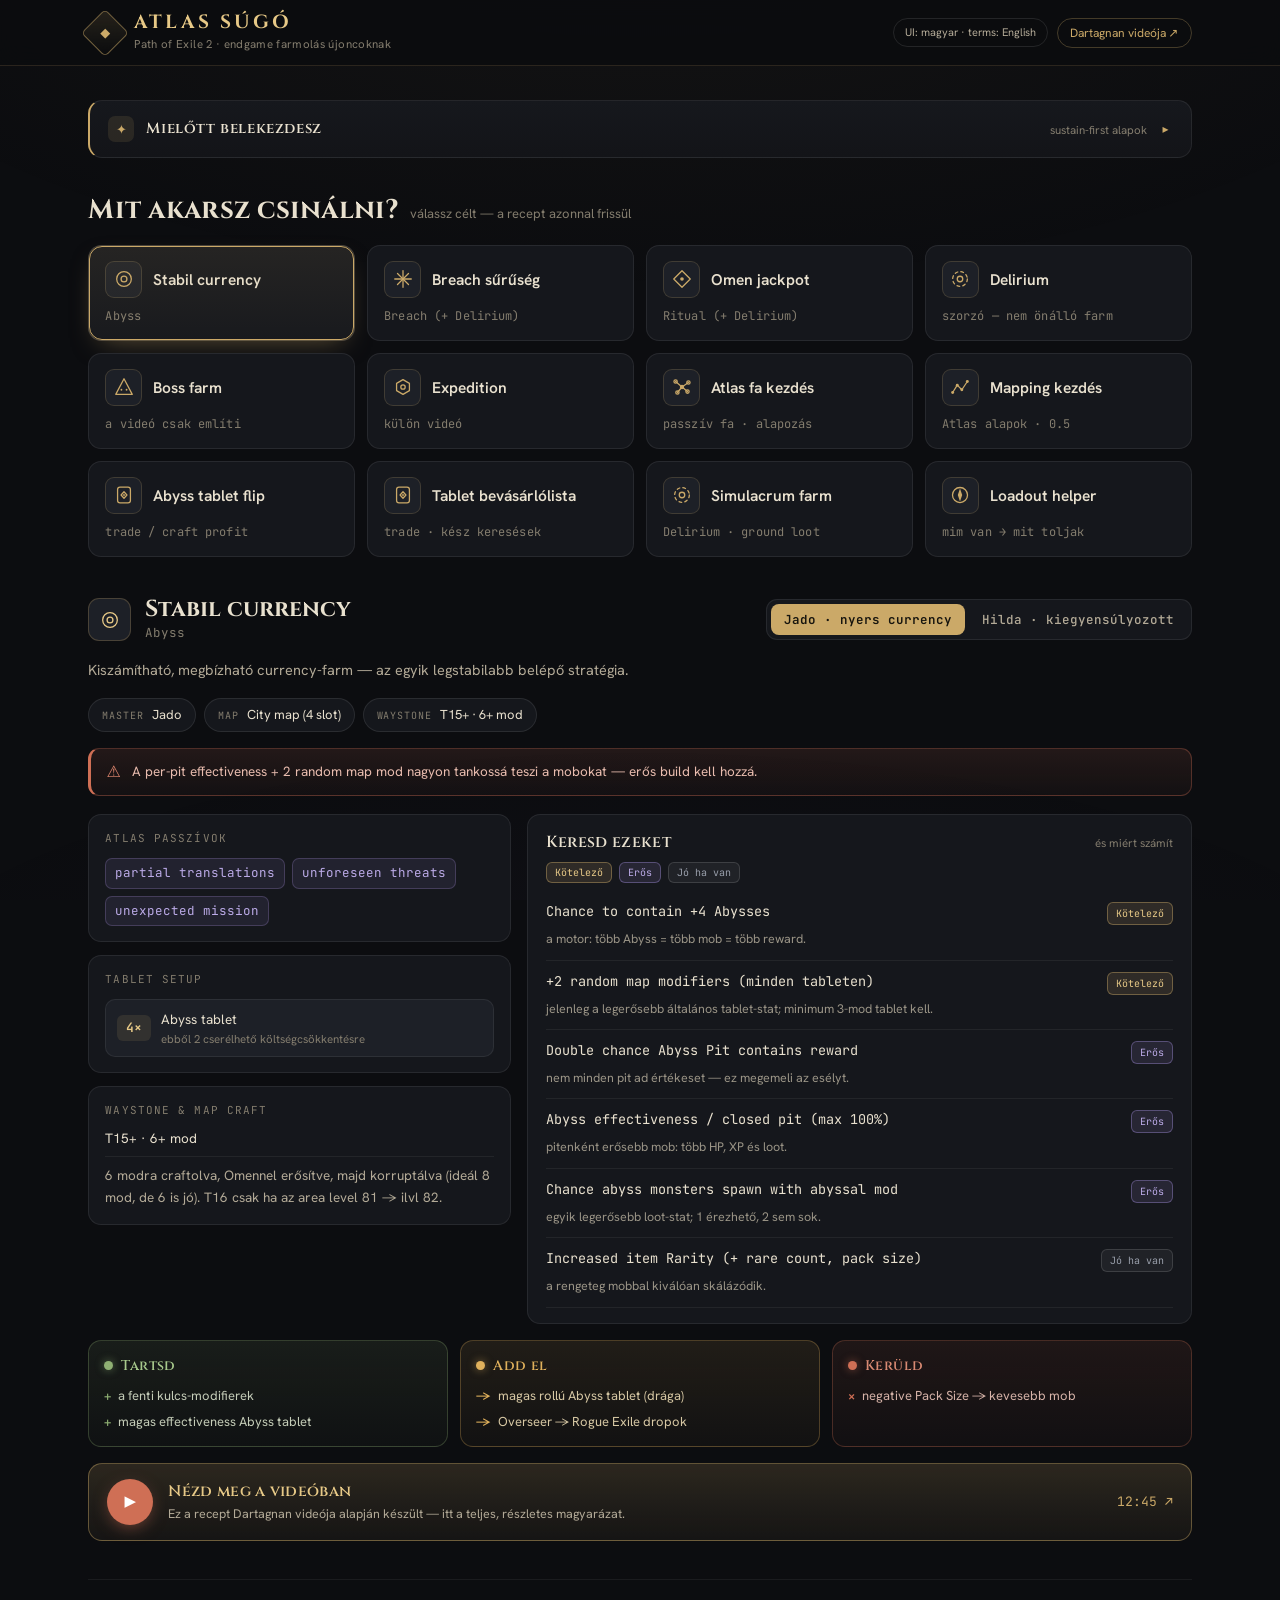
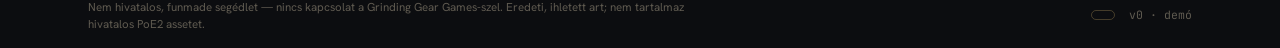
<file: index.html>
<!DOCTYPE html>
<html lang="hu">
<head>
  <meta charset="utf-8">
  <meta name="viewport" content="width=device-width, initial-scale=1">
  <title>Atlas Súgó — Path of Exile 2</title>
  <meta name="description" content="Path of Exile 2 endgame Atlas farmolás súgó újoncoknak, magyarul: célok, mapok, statok, tabletek, craft — egy helyen.">

  <link rel="preconnect" href="https://fonts.googleapis.com">
  <link rel="preconnect" href="https://fonts.gstatic.com" crossorigin>
  <link href="https://fonts.googleapis.com/css2?family=Cinzel:wght@600;700&family=Hanken+Grotesk:wght@400;500;600;700&family=JetBrains+Mono:wght@400;500&display=swap" rel="stylesheet">

  <link rel="stylesheet" href="assets/styles.css">
</head>
<body>
  <div id="app"></div>
  <noscript style="display:block;max-width:680px;margin:40px auto;padding:0 20px;font-family:system-ui,sans-serif;color:#e9e1cf;line-height:1.6">
    Ez az oldal JavaScripttel jeleníti meg a tartalmat. Kérlek engedélyezd a JavaScriptet a megtekintéshez.
  </noscript>

  <!-- A tartalom (ezt szerkeszd), majd a guide-fájlok, végül a renderer. A sorrend fontos. -->
  <script src="content.js"></script>
  <script src="guides/atlas-fa.js"></script>
  <script src="guides/mapping-alapok.js"></script>
  <script src="guides/abyss-tablet-flip.js"></script>
  <script src="guides/tablet-trade.js"></script>
  <script src="guides/simulacrum-farm.js"></script>
  <script src="guides/helper.js"></script>
  <script src="assets/app.js"></script>
</body>
</html>
</file>
<file: assets/styles.css>
/* ============================================================================
   ATLAS SÚGÓ — DIZÁJN (stílusok)
   A "PoE feeling": sötét háttér, arany + lila kiemelések, Cinzel címbetű.
   A színek a :root paletta-változókban vannak — egy helyen hangolhatók.
   Általában NEM kell ehhez a fájlhoz nyúlni; a tartalom a content.js-ben van.
   ========================================================================== */

:root {
  --bg:          #0c0d10;
  --text:        #e9e1cf;
  --gold:        #cba968;
  --gold-bright: #e7c987;
  --muted:       #847d6e;   /* halvány mono címkék */
  --muted-2:     #b3aa97;   /* másodlagos szövegtörzs */
  --muted-3:     #9a9486;   /* mod-indoklás */
  --card:        #15171c;
  --card-2:      #1d2027;
  --purple:      #a18cd9;
  --purple-text: #bcabe8;
  --red:         #cf6f55;
  --green:       #8fb073;
  --amber:       #e0b15c;

  --line:      rgba(255,255,255,.08);
  --line-soft: rgba(255,255,255,.06);

  --font-head: 'Cinzel', Georgia, serif;
  --font-body: 'Hanken Grotesk', system-ui, sans-serif;
  --font-mono: 'JetBrains Mono', monospace;
}

/* ----- Alap ------------------------------------------------------------- */
* { box-sizing: border-box; }
html, body { margin: 0; }
body {
  background: var(--bg);
  color: var(--text);
  font-family: var(--font-body);
  -webkit-font-smoothing: antialiased;
  line-height: 1.5;
}
body::before {
  content: '';
  position: fixed; inset: 0;
  pointer-events: none; z-index: 0;
  background:
    radial-gradient(120% 75% at 50% -12%, rgba(203,169,104,.05), transparent 60%),
    radial-gradient(110% 60% at 50% 118%, rgba(132,104,196,.045), transparent 60%);
}
::selection { background: rgba(203,169,104,.32); color: #fff; }
a { color: inherit; }

.page { position: relative; z-index: 1; min-height: 100vh; }

/* ----- Fejléc ----------------------------------------------------------- */
.site-header {
  position: sticky; top: 0; z-index: 40;
  background: rgba(11,12,15,.84);
  backdrop-filter: blur(12px); -webkit-backdrop-filter: blur(12px);
  border-bottom: 1px solid rgba(203,169,104,.16);
}
.site-header__inner {
  max-width: 1180px; margin: 0 auto;
  padding: 13px clamp(16px,3vw,40px);
  display: flex; align-items: center; gap: 16px; flex-wrap: wrap;
}
.brand { display: flex; align-items: center; gap: 12px; flex: 1; min-width: 200px; }
.brand__mark {
  display: grid; place-items: center; width: 34px; height: 34px;
  border: 1px solid rgba(203,169,104,.5); transform: rotate(45deg);
  border-radius: 5px; color: var(--gold);
  background: linear-gradient(135deg, rgba(203,169,104,.14), transparent);
}
.brand__mark span { transform: rotate(-45deg); font-size: 13px; }
.brand__title {
  font-family: var(--font-head); font-weight: 700; font-size: 19px;
  letter-spacing: .16em; color: var(--gold-bright); line-height: 1; white-space: nowrap;
}
.brand__sub { font-size: 11.5px; color: var(--muted); letter-spacing: .03em; margin-top: 3px; }
.header-actions { display: flex; align-items: center; gap: 9px; flex-wrap: wrap; }
.badge-lang {
  font-size: 11px; color: var(--muted-2);
  border: 1px solid rgba(255,255,255,.1); border-radius: 999px;
  padding: 5px 11px; white-space: nowrap;
}
.link-credit {
  font-size: 12px; color: var(--gold); text-decoration: none;
  border: 1px solid rgba(203,169,104,.3); border-radius: 999px;
  padding: 5px 12px; white-space: nowrap;
}

/* ----- Fő tartalom ------------------------------------------------------ */
.main { max-width: 1180px; margin: 0 auto; padding: clamp(18px,3vw,34px) clamp(16px,3vw,40px) 16px; }

/* ----- "Mielőtt belekezdesz" nyitó blokk -------------------------------- */
.primer {
  border: 1px solid var(--line); border-left: 2px solid var(--gold);
  border-radius: 14px; background: linear-gradient(180deg, #16181d, #131418);
  margin-bottom: clamp(22px,3.5vw,32px); position: relative; z-index: 30;
}
.primer__toggle {
  background: none; border: none; font: inherit; color: inherit; cursor: pointer;
  display: flex; align-items: center; gap: 12px; width: 100%;
  padding: 15px 18px; text-align: left;
}
.primer__icon {
  display: grid; place-items: center; width: 26px; height: 26px;
  border-radius: 7px; background: rgba(203,169,104,.12); color: var(--gold);
  font-size: 13px; flex-shrink: 0;
}
.primer__title { font-family: var(--font-head); font-weight: 600; font-size: 15px; letter-spacing: .04em; color: var(--text); flex: 1; }
.primer__hint { font-size: 11.5px; color: var(--muted); white-space: nowrap; }
.primer__chevron { color: var(--gold); font-size: 12px; width: 14px; text-align: center; flex-shrink: 0; }
.primer__body { padding: 0 18px 17px; font-size: 14.5px; color: var(--muted-2); line-height: 1.75; max-width: 780px; }
.primer__body .b  { color: var(--text); font-weight: 600; }
.primer__body .hl { color: #cdc4b2; }

/* Fogalomtár (aláhúzott szó + buborék) */
.gloss { color: var(--gold); border-bottom: 1px dotted rgba(203,169,104,.55); cursor: help; position: relative; white-space: nowrap; }
.gloss__pop {
  display: none;
  position: absolute; bottom: calc(100% + 9px); left: 50%; transform: translateX(-50%);
  z-index: 50; width: min(264px, calc(100vw - 28px));
  background: #1c1f26; border: 1px solid rgba(203,169,104,.4); border-radius: 10px;
  padding: 9px 11px; font-size: 12.5px; color: #cdc4b2; line-height: 1.55;
  box-shadow: 0 14px 34px -12px rgba(0,0,0,.75); white-space: normal; font-weight: 400;
}
.gloss:hover .gloss__pop,
.gloss.is-open .gloss__pop { display: block; }

/* ----- Szekciócím (Mit akarsz csinálni?) -------------------------------- */
.section-head { display: flex; align-items: baseline; gap: 12px; margin-bottom: 14px; flex-wrap: wrap; }
.section-head__title { font-family: var(--font-head); font-weight: 700; font-size: clamp(21px,2.6vw,27px); letter-spacing: .01em; color: var(--text); margin: 0; }
.section-head__hint { font-size: 13px; color: var(--muted); }

/* ----- Cél-választó kártyák --------------------------------------------- */
.goals { display: grid; grid-template-columns: repeat(auto-fit, minmax(218px,1fr)); gap: 12px; margin-bottom: clamp(26px,4vw,40px); }
.goal {
  position: relative; text-align: left; background: var(--card);
  border: 1px solid var(--line); border-radius: 13px; padding: 15px 16px; cursor: pointer;
  display: flex; flex-direction: column; gap: 9px; color: inherit; font: inherit;
  transition: transform .15s, border-color .15s;
}
.goal:hover { transform: translateY(-2px); border-color: rgba(203,169,104,.45); }
.goal__top { display: flex; align-items: center; gap: 11px; }
.goal__glyph {
  display: grid; place-items: center; width: 37px; height: 37px; border-radius: 9px;
  background: var(--card-2); border: 1px solid rgba(203,169,104,.2); color: var(--gold); flex-shrink: 0;
}
.goal__label { font-weight: 600; font-size: 15.5px; color: var(--text); }
.goal__mech { font-size: 12px; color: var(--muted); font-family: var(--font-mono); letter-spacing: .01em; }
.goal__ring {
  position: absolute; inset: 0; border: 1px solid var(--gold); border-radius: 13px; pointer-events: none;
  box-shadow: 0 0 0 1px rgba(203,169,104,.2), 0 10px 28px -12px rgba(203,169,104,.5);
  background: linear-gradient(180deg, rgba(203,169,104,.09), rgba(203,169,104,.02));
}

/* ----- Recept fejléce --------------------------------------------------- */
.rhead { display: flex; align-items: center; gap: 14px; flex-wrap: wrap; margin-bottom: 15px; }
.rhead__glyph {
  display: grid; place-items: center; width: 43px; height: 43px; border-radius: 11px;
  background: var(--card-2); border: 1px solid rgba(203,169,104,.25); color: var(--gold-bright); flex-shrink: 0;
}
.rhead__glyph--purple { border-color: rgba(161,140,217,.3); color: var(--purple-text); }
.rhead__main { flex: 1; min-width: 150px; }
.rhead__title { font-family: var(--font-head); font-weight: 700; font-size: clamp(19px,2.3vw,23px); color: var(--text); line-height: 1.1; }
.rhead__mech { font-size: 12.5px; color: var(--muted); font-family: var(--font-mono); margin-top: 2px; }

/* Variáns-fülek */
.vtabs { display: flex; gap: 4px; background: var(--card); border: 1px solid var(--line); border-radius: 11px; padding: 4px; }
.vtab { font-family: var(--font-mono); font-size: 12.5px; border: none; border-radius: 8px; padding: 7px 13px; cursor: pointer; white-space: nowrap; background: transparent; color: var(--muted-2); font-weight: 500; }
.vtab.is-active { background: var(--gold); color: #16140e; font-weight: 600; }

.intro { font-size: 14.5px; color: var(--muted-2); line-height: 1.7; margin: 0 0 16px; max-width: 740px; }

/* Pill-ek (Master / Map / Waystone) */
.pills { display: flex; flex-wrap: wrap; gap: 8px; margin-bottom: 16px; }
.pill { display: inline-flex; align-items: center; gap: 8px; background: var(--card); border: 1px solid rgba(255,255,255,.09); border-radius: 999px; padding: 6px 13px; font-size: 13px; }
.pill__k { font-size: 10px; letter-spacing: .09em; text-transform: uppercase; color: var(--muted); font-family: var(--font-mono); }
.pill__v { color: var(--text); }

/* Figyelmeztetés */
.warn {
  display: flex; gap: 11px; align-items: flex-start;
  background: linear-gradient(180deg, rgba(207,111,85,.12), rgba(207,111,85,.04));
  border: 1px solid rgba(207,111,85,.32); border-left: 3px solid var(--red);
  border-radius: 11px; padding: 12px 15px; margin-bottom: 18px;
}
.warn__icon { color: #e0876f; font-size: 16px; line-height: 1.4; flex-shrink: 0; }
.warn__text { font-size: 13.5px; color: #e8bcae; line-height: 1.6; }

/* Két oszlop: bal (kártyák) + jobb (mod-lista) */
.cols { display: flex; flex-wrap: wrap; gap: 16px; margin-bottom: 16px; align-items: flex-start; }
.cols__left { flex: 1 1 290px; display: flex; flex-direction: column; gap: 13px; min-width: 0; }
.cols__right { flex: 2 1 400px; background: var(--card); border: 1px solid var(--line); border-radius: 13px; padding: 15px 18px; min-width: 0; }

.card { background: var(--card); border: 1px solid var(--line); border-radius: 13px; padding: 15px 16px; }
.card__label { font-family: var(--font-mono); font-size: 11px; letter-spacing: .1em; text-transform: uppercase; color: var(--muted); margin-bottom: 11px; }
.card__label--tight { margin-bottom: 9px; }

.passives { display: flex; flex-wrap: wrap; gap: 7px; }
.passive { font-size: 12.5px; font-family: var(--font-mono); background: rgba(161,140,217,.1); border: 1px solid rgba(161,140,217,.26); color: var(--purple-text); border-radius: 7px; padding: 5px 9px; }

.tablets { display: flex; flex-direction: column; gap: 8px; }
.tablet { display: flex; align-items: center; gap: 10px; background: var(--card-2); border: 1px solid rgba(255,255,255,.07); border-radius: 10px; padding: 9px 11px; }
.tablet__qty { font-family: var(--font-mono); font-size: 13px; font-weight: 600; color: var(--gold-bright); background: rgba(203,169,104,.12); border-radius: 6px; padding: 3px 0; min-width: 34px; text-align: center; flex-shrink: 0; }
.tablet__main { flex: 1; min-width: 0; }
.tablet__name { font-size: 13.5px; color: var(--text); }
.tablet__note { font-size: 11.5px; color: var(--muted); margin-top: 1px; }

.waycraft { font-size: 13.5px; color: var(--muted-2); line-height: 1.6; }
.waycraft__main { color: var(--text); }
.waycraft__craft { display: block; margin-top: 7px; padding-top: 8px; border-top: 1px solid var(--line-soft); }

/* "Keresd ezeket" mod-lista */
.mods__head { display: flex; align-items: baseline; justify-content: space-between; gap: 10px; margin-bottom: 8px; }
.mods__title { font-family: var(--font-head); font-weight: 600; font-size: 16px; letter-spacing: .02em; color: var(--text); }
.mods__hint { font-size: 11.5px; color: var(--muted); }
.legend { display: flex; gap: 7px; flex-wrap: wrap; margin-bottom: 8px; }
.legend-badge { font-size: 10px; font-family: var(--font-mono); border-radius: 6px; padding: 2px 8px; }
.mods__list { display: flex; flex-direction: column; }
.mod { padding: 11px 0; border-bottom: 1px solid var(--line-soft); }
.mod__row { display: flex; align-items: flex-start; justify-content: space-between; gap: 10px; }
.mod__name { font-family: var(--font-mono); font-size: 13.5px; color: var(--text); line-height: 1.45; flex: 1; }
.mod__badge { font-size: 10px; font-family: var(--font-mono); border-radius: 6px; padding: 3px 8px; white-space: nowrap; flex-shrink: 0; align-self: flex-start; }
.mod__why { font-size: 12.5px; color: var(--muted-3); line-height: 1.55; margin-top: 4px; }

/* Fontossági színek (jelmagyarázat + mod-jelvény közös) */
.lvl-c--mandatory { color: var(--gold-bright); background: rgba(203,169,104,.14); border: 1px solid rgba(203,169,104,.42); }
.lvl-c--strong    { color: var(--purple-text); background: rgba(161,140,217,.13); border: 1px solid rgba(161,140,217,.4); }
.lvl-c--nice      { color: #9aa0ac;            background: rgba(255,255,255,.05); border: 1px solid rgba(255,255,255,.13); }

/* Tartsd / Add el / Kerüld */
.ksa { display: grid; grid-template-columns: repeat(auto-fit, minmax(178px,1fr)); gap: 12px; margin-bottom: 16px; }
.ksa__col { border-radius: 13px; padding: 14px 15px; }
.ksa__col--keep  { background: linear-gradient(180deg, rgba(143,176,115,.1), rgba(143,176,115,.03)); border: 1px solid rgba(143,176,115,.28); }
.ksa__col--sell  { background: linear-gradient(180deg, rgba(224,177,92,.1),  rgba(224,177,92,.03));  border: 1px solid rgba(224,177,92,.28); }
.ksa__col--avoid { background: linear-gradient(180deg, rgba(207,111,85,.1),  rgba(207,111,85,.03));  border: 1px solid rgba(207,111,85,.28); }
.ksa__head { display: flex; align-items: center; gap: 8px; margin-bottom: 10px; }
.ksa__dot { width: 9px; height: 9px; border-radius: 50%; }
.ksa__col--keep  .ksa__dot { background: #8fb073; box-shadow: 0 0 8px rgba(143,176,115,.6); }
.ksa__col--sell  .ksa__dot { background: #e0b15c; box-shadow: 0 0 8px rgba(224,177,92,.55); }
.ksa__col--avoid .ksa__dot { background: #cf6f55; box-shadow: 0 0 8px rgba(207,111,85,.55); }
.ksa__title { font-family: var(--font-head); font-weight: 600; font-size: 14px; letter-spacing: .03em; }
.ksa__col--keep  .ksa__title { color: #a7c98c; }
.ksa__col--sell  .ksa__title { color: #e0b15c; }
.ksa__col--avoid .ksa__title { color: #d98a73; }
.ksa__list { margin: 0; padding: 0; list-style: none; display: flex; flex-direction: column; gap: 7px; }
.ksa__item { font-size: 13px; line-height: 1.5; display: flex; gap: 7px; }
.ksa__col--keep  .ksa__item { color: #c5cdb8; }
.ksa__col--sell  .ksa__item { color: #d7c8a4; }
.ksa__col--avoid .ksa__item { color: #d6b3a8; }
.ksa__marker { font-weight: 600; }
.ksa__col--keep  .ksa__marker { color: #8fb073; }
.ksa__col--sell  .ksa__marker { color: #e0b15c; }
.ksa__col--avoid .ksa__marker { color: #cf6f55; }

/* Videó CTA */
.vcta {
  display: flex; align-items: center; gap: 15px; text-decoration: none;
  background: linear-gradient(180deg, rgba(203,169,104,.17), rgba(203,169,104,.05));
  border: 1px solid rgba(203,169,104,.42); border-radius: 14px; padding: 15px 18px;
  margin-bottom: 16px; transition: border-color .15s, transform .15s;
}
.vcta:hover { border-color: rgba(203,169,104,.72); transform: translateY(-1px); }
.vcta__play { display: grid; place-items: center; width: 46px; height: 46px; border-radius: 50%; background: #cf6f55; color: #fff; font-size: 15px; flex-shrink: 0; box-shadow: 0 5px 18px -5px rgba(207,111,85,.65); }
.vcta__main { flex: 1; min-width: 0; }
.vcta__title { font-family: var(--font-head); font-weight: 600; font-size: 15.5px; color: var(--gold-bright); letter-spacing: .02em; }
.vcta__sub { font-size: 12.5px; color: var(--muted-2); margin-top: 2px; line-height: 1.5; }
.vcta__ts { font-size: 13px; color: var(--gold); font-family: var(--font-mono); white-space: nowrap; flex-shrink: 0; }

/* ----- Delirium nézet --------------------------------------------------- */
.deli-concept {
  background: linear-gradient(180deg, rgba(161,140,217,.1), rgba(161,140,217,.03));
  border: 1px solid rgba(161,140,217,.26); border-left: 3px solid #a18cd9;
  border-radius: 13px; padding: 15px 16px; margin-bottom: 18px;
}
.deli-concept__text { font-size: 14.5px; color: #cabfde; line-height: 1.7; }

.combo-title { font-family: var(--font-head); font-weight: 600; font-size: 16px; letter-spacing: .02em; color: var(--text); margin-bottom: 12px; }
.combo-title__note { font-family: var(--font-body); font-weight: 400; font-size: 12.5px; color: var(--muted); letter-spacing: 0; }
.combo { background: var(--card); border: 1px solid var(--line); border-radius: 13px; padding: 15px 16px; margin-bottom: 10px; }
.combo.is-top { border-color: rgba(203,169,104,.32); box-shadow: 0 8px 26px -14px rgba(203,169,104,.4); }
.combo__row { display: flex; gap: 15px; align-items: center; }
.combo__rank { font-family: var(--font-head); font-weight: 700; font-size: 27px; line-height: 1; min-width: 24px; text-align: center; flex-shrink: 0; }
.combo__main { flex: 1; min-width: 0; }
.combo__nameRow { display: flex; align-items: center; gap: 9px; flex-wrap: wrap; margin-bottom: 4px; }
.combo__name { font-family: var(--font-mono); font-size: 14.5px; font-weight: 500; color: var(--text); }
.combo__tier { font-family: var(--font-mono); font-size: 10.5px; font-weight: 700; letter-spacing: .05em; padding: 3px 9px; border-radius: 7px; }
.combo__desc { font-size: 13px; color: var(--muted-3); line-height: 1.55; }
.combo__bars { display: flex; flex-direction: column; gap: 4px; width: 46px; flex-shrink: 0; }
.combo__bar { height: 5px; border-radius: 3px; background: rgba(255,255,255,.1); }
/* tier-színek rang szerint (1=arany, 2=lila, 3=szürke) */
.combo--t1 .combo__rank { color: #e7c987; }
.combo--t1 .combo__tier { color: #e7c987; background: rgba(203,169,104,.14); border: 1px solid rgba(203,169,104,.4); }
.combo--t1 .combo__bar.is-on { background: #e7c987; }
.combo--t2 .combo__rank { color: #bcabe8; }
.combo--t2 .combo__tier { color: #bcabe8; background: rgba(161,140,217,.13); border: 1px solid rgba(161,140,217,.38); }
.combo--t2 .combo__bar.is-on { background: #bcabe8; }
.combo--t3 .combo__rank { color: #9aa0ac; }
.combo--t3 .combo__tier { color: #9aa0ac; background: rgba(255,255,255,.05); border: 1px solid rgba(255,255,255,.13); }
.combo--t3 .combo__bar.is-on { background: #9aa0ac; }

.rewards { background: var(--card); border: 1px solid var(--line); border-radius: 13px; padding: 15px 16px; margin: 4px 0 16px; }
.rewards__text { font-size: 13.5px; color: var(--muted-2); line-height: 1.65; }

/* ----- "Hamarosan" placeholder ------------------------------------------ */
.stub {
  text-align: center;
  background: repeating-linear-gradient(135deg, #15171c, #15171c 11px, #131419 11px, #131419 22px);
  border: 1px dashed rgba(203,169,104,.3); border-radius: 16px; padding: clamp(30px,5vw,52px) 24px;
}
.stub__glyph { display: grid; place-items: center; width: 62px; height: 62px; margin: 0 auto 16px; border-radius: 15px; background: var(--card-2); border: 1px solid rgba(203,169,104,.25); color: var(--gold); }
.stub__badge { display: inline-block; font-size: 10.5px; font-family: var(--font-mono); letter-spacing: .14em; text-transform: uppercase; color: var(--gold); border: 1px solid rgba(203,169,104,.3); border-radius: 999px; padding: 4px 13px; margin-bottom: 15px; }
.stub__title { font-family: var(--font-head); font-weight: 700; font-size: clamp(20px,2.4vw,24px); color: var(--text); margin: 0 0 11px; }
.stub__note { font-size: 14px; color: var(--muted-2); line-height: 1.7; max-width: 560px; margin: 0 auto 20px; }
.stub__cta { display: inline-flex; align-items: center; gap: 11px; text-decoration: none; background: linear-gradient(180deg, rgba(203,169,104,.18), rgba(203,169,104,.06)); border: 1px solid rgba(203,169,104,.45); border-radius: 12px; padding: 12px 20px; font-family: var(--font-head); font-weight: 600; font-size: 14.5px; color: var(--gold-bright); letter-spacing: .02em; transition: border-color .15s, transform .15s; }
.stub__cta:hover { border-color: rgba(203,169,104,.72); transform: translateY(-1px); }
.stub__cta-play { display: grid; place-items: center; width: 30px; height: 30px; border-radius: 50%; background: #cf6f55; color: #fff; font-size: 12px; flex-shrink: 0; }

/* ----- Lábléc ----------------------------------------------------------- */
.site-footer { margin-top: 38px; padding: 18px 0 0; border-top: 1px solid var(--line-soft); display: flex; justify-content: space-between; gap: 14px; flex-wrap: wrap; font-size: 11.5px; color: #5f5a50; }
.site-footer__note { max-width: 640px; line-height: 1.5; }
.site-footer__ver { font-family: var(--font-mono); white-space: nowrap; }
.site-footer__right { display: flex; align-items: center; gap: 14px; flex-wrap: wrap; }
.site-footer__hits { display: inline-flex; align-items: center; gap: 6px; font-family: var(--font-mono); font-size: 11.5px; color: var(--gold); border: 1px solid rgba(203,169,104,.3); border-radius: 999px; padding: 4px 11px; white-space: nowrap; }
.site-footer__hits-ico { color: var(--gold-bright); }

/* ----- Atlas Passzív Fa nézet (type: atlastree) ------------------------- */
.combo-title--mt { margin-top: 24px; }
.astep { display: flex; gap: 13px; background: var(--card); border: 1px solid var(--line); border-radius: 13px; padding: 14px 16px; margin-bottom: 10px; }
.astep__n { display: grid; place-items: center; width: 28px; height: 28px; flex-shrink: 0; border-radius: 8px; background: rgba(203,169,104,.12); border: 1px solid rgba(203,169,104,.3); color: var(--gold-bright); font-family: var(--font-head); font-weight: 700; font-size: 15px; }
.astep__body { flex: 1; min-width: 0; }
.astep__title { font-weight: 600; font-size: 14.5px; color: var(--text); margin-bottom: 3px; }
.astep__detail { font-size: 13px; color: var(--muted-2); line-height: 1.55; }
.astep .passives { margin-top: 10px; }
.atree { background: var(--card); border: 1px solid var(--line); border-radius: 13px; padding: 15px 16px; margin-bottom: 12px; }
.atree__head { display: flex; align-items: baseline; gap: 10px; margin-bottom: 8px; flex-wrap: wrap; }
.atree__name { font-family: var(--font-head); font-weight: 700; font-size: 17px; color: var(--text); letter-spacing: .01em; }
.atree__sub { font-family: var(--font-mono); font-size: 11.5px; color: var(--muted); }
.atree__note { font-size: 13px; color: var(--muted-2); line-height: 1.6; margin-bottom: 12px; }
.bestline { background: linear-gradient(180deg, rgba(203,169,104,.1), rgba(203,169,104,.03)); border: 1px solid rgba(203,169,104,.26); border-left: 3px solid var(--gold); border-radius: 11px; padding: 11px 14px; margin-bottom: 12px; }
.bestline__label { font-family: var(--font-mono); font-size: 10px; letter-spacing: .1em; text-transform: uppercase; color: var(--gold); margin-bottom: 5px; }
.bestline__text { font-size: 13px; color: #e7dcc2; line-height: 1.6; }
.termlist { margin-top: 12px; display: flex; flex-direction: column; gap: 7px; }
.term { font-size: 12.5px; line-height: 1.5; color: var(--muted-2); }
.term__k { font-family: var(--font-mono); color: var(--gold); font-size: 11.5px; margin-right: 6px; }

/* ----- Atlas interaktív konstelláció-nézet ------------------------------ */
@keyframes atlasDash { to { stroke-dashoffset: -24; } }
.atlas-caption { display: flex; align-items: center; gap: 14px; min-height: 32px; margin: 2px 0 14px; flex-wrap: wrap; }
.atlas-caption__text { font-size: 14px; color: var(--muted-2); line-height: 1.45; }
.atlas-back { font-family: var(--font-mono); font-size: 12px; letter-spacing: .03em; color: var(--gold-bright); background: rgba(203,169,104,.08); border: 1px solid rgba(203,169,104,.35); border-radius: 999px; padding: 7px 14px; cursor: pointer; white-space: nowrap; }
.atlas-back:hover { background: rgba(203,169,104,.18); border-color: rgba(203,169,104,.6); }
.atlas-legend { margin-left: auto; display: flex; gap: 14px; font-family: var(--font-mono); font-size: 11px; color: var(--muted-2); flex-wrap: wrap; }
.atlas-legend span { display: inline-flex; align-items: center; gap: 6px; }
.atlas-legend i { width: 9px; height: 9px; border-radius: 50%; }
.lc-mandatory { background: var(--gold-bright); box-shadow: 0 0 7px rgba(231,201,135,.6); }
.lc-strong { background: var(--purple-text); }
.lc-nice { background: #6f6a5c; }
.atlas-scene { display: block; width: 100%; max-width: 1180px; margin: 0 auto; height: auto; }
.atlas-med { cursor: pointer; transition: filter .2s; }
.atlas-med:hover { filter: drop-shadow(0 0 15px rgba(203,169,104,.5)); }
.atlas-focus { max-width: 760px; margin: 0 auto; }
.atlas-focus__panel { width: 100%; }
.atlas-panel__head { display: flex; align-items: baseline; gap: 12px; flex-wrap: wrap; }
.atlas-panel__name { font-family: var(--font-head); font-weight: 700; font-size: 25px; letter-spacing: .03em; color: #f0ead9; }
.atlas-panel__sub { font-family: var(--font-mono); font-size: 12px; color: var(--muted); }
.atlas-panel__note { font-size: 14px; color: var(--muted-2); line-height: 1.55; margin: 10px 0 14px; }
.atlas-mods__head { display: flex; align-items: center; justify-content: space-between; margin-bottom: 10px; }
.atlas-noderow { cursor: pointer; padding: 10px 13px; border-radius: 10px; margin-bottom: 7px; background: rgba(255,255,255,.018); border: 1px solid var(--line-soft); border-left: 3px solid transparent; transition: background .15s, border-color .15s; }
.atlas-noderow.is-active { background: rgba(203,169,104,.08); border-color: rgba(203,169,104,.3); border-left-color: var(--gold); }
.atlas-noderow__top { display: flex; align-items: center; gap: 10px; }
.atlas-noderow__dot { width: 9px; height: 9px; border-radius: 50%; flex: 0 0 auto; }
.atlas-noderow__name { flex: 1; font-family: var(--font-mono); font-weight: 500; font-size: 13px; color: #ece4d2; }
.atlas-noderow__why { font-size: 12.5px; color: var(--muted-3); line-height: 1.5; margin-top: 6px; padding-left: 19px; }
.atlas-noderow__link { flex-shrink: 0; font-family: var(--font-mono); font-size: 10px; letter-spacing: .02em; color: var(--gold); text-decoration: none; border: 1px solid rgba(203,169,104,.3); border-radius: 6px; padding: 2px 7px; white-space: nowrap; }
.atlas-noderow__link:hover { background: rgba(203,169,104,.14); border-color: rgba(203,169,104,.6); color: var(--gold-bright); }
.atlas-mainfocus { max-width: 760px; margin: 0 auto; }
.atlas-banner { display: flex; align-items: center; gap: 10px; flex-wrap: wrap; margin-bottom: 16px; padding: 12px 16px; border-radius: 12px; background: linear-gradient(90deg, rgba(231,201,135,.08), transparent); border: 1px solid rgba(231,201,135,.22); }
.atlas-banner__k { font-family: var(--font-mono); font-size: 11px; letter-spacing: .08em; text-transform: uppercase; color: var(--gold-bright); }
.atlas-banner__v { font-size: 13.5px; color: var(--muted-2); }

/* ----- Guide nézet (type: guide) — kezdő referencia-lapok --------------- */
.guide-patch { font-family: var(--font-mono); font-size: 11px; letter-spacing: .04em; color: var(--gold); border: 1px solid rgba(203,169,104,.3); border-radius: 999px; padding: 5px 12px; white-space: nowrap; align-self: center; }
.gblock { margin-bottom: 22px; }
.gblock__head { display: flex; align-items: baseline; gap: 10px; margin-bottom: 11px; flex-wrap: wrap; }
.gblock__label { font-family: var(--font-head); font-weight: 600; font-size: 16px; letter-spacing: .02em; color: var(--text); }
.gblock__hint { font-size: 12px; color: var(--muted); }
.gblock__intro { font-size: 13.5px; color: var(--muted-2); line-height: 1.65; margin: -2px 0 12px; max-width: 740px; }

/* A lényeg (keypoints) */
.keypoints { display: flex; flex-direction: column; gap: 9px; }
.kpoint { display: flex; gap: 13px; align-items: flex-start; background: linear-gradient(180deg, rgba(203,169,104,.08), rgba(203,169,104,.02)); border: 1px solid rgba(203,169,104,.24); border-left: 3px solid var(--gold); border-radius: 12px; padding: 13px 16px; }
.kpoint__n { display: grid; place-items: center; width: 26px; height: 26px; flex-shrink: 0; border-radius: 50%; background: rgba(203,169,104,.14); border: 1px solid rgba(203,169,104,.4); color: var(--gold-bright); font-family: var(--font-head); font-weight: 700; font-size: 14px; }
.kpoint__text { font-size: 14px; color: #e7dcc6; line-height: 1.6; }

/* Map Device slot-tábla (slotboard) */
.slotboard { display: grid; grid-template-columns: 1fr auto minmax(150px, .8fr); gap: 14px; align-items: center; }
.slotboard__col { display: flex; flex-direction: column; gap: 8px; }
.slot { display: flex; align-items: center; gap: 11px; border-radius: 11px; padding: 11px 13px; border: 1px solid var(--line); }
.slot__ic { font-size: 17px; flex-shrink: 0; }
.slot__main { min-width: 0; }
.slot__title { font-size: 14px; font-weight: 600; }
.slot__sub { font-size: 12px; margin-top: 2px; }
.slot--way { background: linear-gradient(180deg, rgba(203,169,104,.13), rgba(203,169,104,.04)); border-color: rgba(203,169,104,.4); }
.slot--way .slot__ic { color: var(--gold); }
.slot--way .slot__title { color: var(--gold-bright); }
.slot--way .slot__sub { color: var(--muted-2); }
.slot--tab { background: rgba(161,140,217,.08); border-color: rgba(161,140,217,.28); }
.slot--tab .slot__ic { color: var(--purple); }
.slot--tab .slot__title { color: var(--purple-text); }
.slot--tab .slot__sub { color: var(--muted); }
.slot--result { flex-direction: column; align-items: center; text-align: center; gap: 5px; background: var(--card-2); border-color: rgba(255,255,255,.1); }
.slot--result .slot__title { color: var(--text); }
.slot--result .slot__sub { color: var(--muted-2); }
.slotboard__arrow { font-size: 22px; color: var(--gold); text-align: center; }
.mythstrip { display: flex; align-items: flex-start; gap: 11px; margin-top: 13px; background: linear-gradient(180deg, rgba(207,111,85,.12), rgba(207,111,85,.04)); border: 1px solid rgba(207,111,85,.32); border-left: 3px solid var(--red); border-radius: 11px; padding: 12px 15px; font-size: 13.5px; color: #e8bcae; line-height: 1.6; }
.mythstrip__ic { color: #e0876f; font-size: 16px; flex-shrink: 0; }
.mythstrip__t { color: #f0c4b4; font-weight: 600; }
@media (max-width: 560px) { .slotboard { grid-template-columns: 1fr; } .slotboard__arrow { transform: rotate(90deg); } }

/* Kártyarács (cards) */
.gcards { display: grid; grid-template-columns: repeat(auto-fit, minmax(190px, 1fr)); gap: 12px; }
.gcards--4 { grid-template-columns: repeat(auto-fit, minmax(165px, 1fr)); }
.gcard { background: var(--card); border: 1px solid var(--line); border-radius: 12px; padding: 13px 15px; display: flex; flex-direction: column; gap: 7px; }
.gcard.tone-good { border-color: rgba(143,176,115,.22); }
.gcard.tone-mid { border-color: rgba(224,177,92,.22); }
.gcard.tone-risk { border-color: rgba(207,111,85,.22); }
.gcard.tone-info { border-color: rgba(161,140,217,.22); }
.gcard__head { display: flex; align-items: center; gap: 9px; }
.gcard__sym { font-size: 16px; color: var(--gold); flex-shrink: 0; }
.gcard__title { font-size: 14px; font-weight: 600; color: var(--text); flex: 1; min-width: 0; }
.gcard__badge { font-size: 10px; font-family: var(--font-mono); border-radius: 6px; padding: 3px 8px; white-space: nowrap; flex-shrink: 0; letter-spacing: .03em; }
.gcard__badge.tone-good { color: #a7c98c; background: rgba(143,176,115,.14); border: 1px solid rgba(143,176,115,.34); }
.gcard__badge.tone-mid { color: var(--amber); background: rgba(224,177,92,.13); border: 1px solid rgba(224,177,92,.34); }
.gcard__badge.tone-risk { color: #d98a73; background: rgba(207,111,85,.13); border: 1px solid rgba(207,111,85,.34); }
.gcard__badge.tone-info { color: var(--purple-text); background: rgba(161,140,217,.13); border: 1px solid rgba(161,140,217,.36); }
.gcard__badge.tone-neutral { color: #9aa0ac; background: rgba(255,255,255,.05); border: 1px solid rgba(255,255,255,.13); }
.gcard__desc { font-size: 12.5px; color: var(--muted-3); line-height: 1.55; }

/* Callout (info / good / warn) */
.callout { border-radius: 12px; padding: 13px 16px; }
.callout__head { display: flex; align-items: center; gap: 9px; margin-bottom: 7px; }
.callout__icon { font-size: 15px; flex-shrink: 0; }
.callout__title { font-family: var(--font-head); font-weight: 600; font-size: 14.5px; letter-spacing: .02em; }
.callout__text { font-size: 13.5px; line-height: 1.65; }
.callout__list { margin: 0; padding-left: 18px; display: flex; flex-direction: column; gap: 6px; font-size: 13.5px; line-height: 1.6; }
.callout--info { background: linear-gradient(180deg, rgba(161,140,217,.1), rgba(161,140,217,.03)); border: 1px solid rgba(161,140,217,.26); border-left: 3px solid var(--purple); }
.callout--info .callout__icon, .callout--info .callout__title { color: var(--purple-text); }
.callout--info .callout__text, .callout--info .callout__list { color: #cabfde; }
.callout--good { background: linear-gradient(180deg, rgba(203,169,104,.1), rgba(203,169,104,.03)); border: 1px solid rgba(203,169,104,.26); border-left: 3px solid var(--gold); }
.callout--good .callout__icon, .callout--good .callout__title { color: var(--gold-bright); }
.callout--good .callout__text, .callout--good .callout__list { color: #e7dcc2; }
.callout--warn { background: linear-gradient(180deg, rgba(207,111,85,.12), rgba(207,111,85,.04)); border: 1px solid rgba(207,111,85,.32); border-left: 3px solid var(--red); }
.callout--warn .callout__icon, .callout--warn .callout__title { color: #e0876f; }
.callout--warn .callout__text, .callout--warn .callout__list { color: #e8bcae; }

/* Páros ajánlások (pairings) */
.pairings { display: flex; flex-direction: column; gap: 10px; }
.pair { background: var(--card); border: 1px solid var(--line); border-radius: 12px; padding: 13px 15px; }
.pair__sit { font-size: 13.5px; font-weight: 600; color: var(--text); margin-bottom: 9px; }
.pair__flow { display: flex; align-items: stretch; gap: 9px; flex-wrap: wrap; margin-bottom: 8px; }
.pair__chip { display: flex; flex-direction: column; gap: 3px; flex: 1 1 200px; min-width: 0; background: var(--card-2); border: 1px solid var(--line-soft); border-radius: 9px; padding: 8px 11px; }
.pair__chip--map { border-color: rgba(203,169,104,.26); }
.pair__chip--tab { border-color: rgba(161,140,217,.26); }
.pair__chipk { font-family: var(--font-mono); font-size: 9.5px; letter-spacing: .1em; text-transform: uppercase; }
.pair__chip--map .pair__chipk { color: var(--gold); }
.pair__chip--tab .pair__chipk { color: var(--purple-text); }
.pair__chipv { font-size: 12.5px; color: var(--text); line-height: 1.4; }
.pair__arrow { align-self: center; color: var(--muted); font-size: 16px; flex-shrink: 0; }
.pair__why { font-size: 12.5px; color: var(--muted-3); line-height: 1.55; }

/* Érték-tierlista (tiers) */
.tierlist { display: flex; flex-direction: column; }
.tier-row { display: flex; align-items: center; gap: 11px; padding: 9px 0; border-bottom: 1px solid var(--line-soft); }
.tier-row:last-child { border-bottom: none; }
.tier-badge { font-family: var(--font-mono); font-weight: 700; font-size: 11px; border-radius: 6px; padding: 3px 0; min-width: 24px; text-align: center; flex-shrink: 0; }
.tier-name { flex: 1; font-family: var(--font-mono); font-size: 13px; color: #ece4d2; line-height: 1.4; min-width: 0; }
.tier-price { font-family: var(--font-mono); font-size: 12px; font-weight: 600; border-radius: 6px; padding: 3px 9px; white-space: nowrap; flex-shrink: 0; }

/* Prózás magyarázat (prose) */
.guide-prose { display: flex; flex-direction: column; gap: 10px; }
.guide-prose__p { margin: 0; font-size: 13.5px; color: var(--muted-2); line-height: 1.7; }

/* Források (sources) */
.sources { display: flex; flex-wrap: wrap; gap: 8px; }
.source-link { font-family: var(--font-mono); font-size: 11.5px; color: var(--gold); text-decoration: none; border: 1px solid rgba(203,169,104,.3); border-radius: 8px; padding: 6px 11px; }
.source-link:hover { background: rgba(203,169,104,.12); border-color: rgba(203,169,104,.6); }

/* Lásd még (seealso) — belső kereszthivatkozás másik lapra */
.seealso { display: flex; align-items: center; gap: 10px; flex-wrap: wrap; margin-top: 4px; }
.seealso__label { font-family: var(--font-mono); font-size: 10px; letter-spacing: .1em; text-transform: uppercase; color: var(--muted); }
.seealso__links { display: flex; gap: 8px; flex-wrap: wrap; }
.seealso__link { font: inherit; cursor: pointer; font-family: var(--font-mono); font-size: 12px; color: var(--gold-bright); background: rgba(203,169,104,.08); border: 1px solid rgba(203,169,104,.35); border-radius: 999px; padding: 7px 14px; display: inline-flex; align-items: center; gap: 7px; transition: background .15s, border-color .15s; }
.seealso__link:hover { background: rgba(203,169,104,.18); border-color: rgba(203,169,104,.6); }
.seealso__arrow { color: var(--gold); }

/* Trade keresések (tradesearch) — trade-site-szerű stat-panel + direct link */
.tsearches { display: flex; flex-direction: column; gap: 14px; }
.tsearch { background: var(--card); border: 1px solid var(--line); border-radius: 13px; padding: 14px 16px; }
.tsearch.tone-good { border-color: rgba(203,169,104,.42); box-shadow: 0 0 26px rgba(203,169,104,.07); }
.tsearch.tone-info { border-color: rgba(161,140,217,.28); }
.tsearch.tone-mid { border-color: rgba(224,177,92,.28); }
.tsearch__head { display: flex; align-items: center; gap: 9px; margin-bottom: 5px; }
.tsearch__sym { color: var(--gold); font-size: 16px; flex-shrink: 0; }
.tsearch__title { font-family: var(--font-head); font-weight: 600; font-size: 15.5px; letter-spacing: .02em; color: var(--text); flex: 1; min-width: 0; }
.tsearch__desc { font-size: 12.5px; color: var(--muted-3); line-height: 1.55; margin-bottom: 11px; }
.tsearch__panel { background: #101014; border: 1px solid var(--line-soft); border-radius: 10px; overflow: hidden; }
.tsgroup + .tsgroup { border-top: 1px solid var(--line-soft); }
.tsgroup__head { display: flex; align-items: center; justify-content: space-between; gap: 8px; padding: 8px 13px; background: rgba(203,169,104,.07); }
.tsgroup__name { font-family: var(--font-mono); font-size: 10px; letter-spacing: .1em; text-transform: uppercase; color: var(--gold); }
.tsgroup__need { font-family: var(--font-mono); font-size: 10px; color: var(--amber); background: rgba(224,177,92,.1); border: 1px solid rgba(224,177,92,.38); border-radius: 6px; padding: 2px 8px; white-space: nowrap; }
.tsrow { display: flex; align-items: center; gap: 9px; padding: 8px 13px; border-top: 1px solid rgba(255,255,255,.045); }
.tsrow__imp { font-family: var(--font-mono); font-size: 9px; font-weight: 700; letter-spacing: .07em; text-transform: uppercase; color: #d3cf96; background: rgba(150,145,70,.22); border: 1px solid rgba(150,145,70,.42); border-radius: 4px; padding: 2px 5px; flex-shrink: 0; }
.tsrow__name { flex: 1; font-family: var(--font-mono); font-size: 12.5px; color: #ece4d2; line-height: 1.45; min-width: 0; }
.tsrow__min { font-family: var(--font-mono); font-size: 11.5px; font-weight: 700; color: var(--gold-bright); background: rgba(203,169,104,.1); border: 1px solid rgba(203,169,104,.42); border-radius: 7px; padding: 3px 9px; white-space: nowrap; flex-shrink: 0; }
.tsearch__foot { display: flex; align-items: center; justify-content: space-between; gap: 12px; margin-top: 11px; flex-wrap: wrap; }
.tsearch__note { font-size: 12px; color: var(--muted-3); line-height: 1.5; flex: 1 1 220px; }
.tsearch__btn { display: inline-flex; align-items: center; gap: 8px; font-family: var(--font-mono); font-size: 12.5px; font-weight: 700; letter-spacing: .03em; color: #1a1407; background: linear-gradient(180deg, var(--gold-bright), var(--gold)); border: 1px solid rgba(231,201,135,.7); border-radius: 9px; padding: 9px 16px; text-decoration: none; transition: filter .15s, transform .15s; }
.tsearch__btn:hover { filter: brightness(1.08); transform: translateY(-1px); }
.tsearch__btnarrow { font-size: 13px; }

/* ============================================================================
   LOADOUT HELPER (type:"helper") — interaktív „mim van → mit toljak" tervező
   ========================================================================== */
.helper { display: flex; flex-direction: column; gap: 18px; margin-top: 6px; }

/* --- vezérlő kártyák --- */
.hcard { background: var(--card); border: 1px solid var(--line); border-radius: 14px; padding: 15px 16px; }
.hcard__lab { font-family: var(--font-mono); font-size: 10.5px; letter-spacing: .08em; text-transform: uppercase; color: var(--gold); margin-bottom: 12px; }
.hchips { display: flex; flex-wrap: wrap; gap: 8px; }
.hchip {
  display: inline-flex; align-items: center; gap: 9px; cursor: pointer; font: inherit;
  background: var(--card-2); border: 1px solid var(--line-soft); border-radius: 999px;
  padding: 7px 9px 7px 14px; color: var(--muted-2); transition: border-color .14s, color .14s, background .14s;
  user-select: none;
}
.hchip:hover { border-color: rgba(203,169,104,.4); color: var(--text); }
.hchip.is-on { border-color: rgba(203,169,104,.6); background: rgba(203,169,104,.1); color: var(--gold-bright); }
.hchip__n { font-size: 13px; font-weight: 600; }
.hchip__c {
  display: grid; place-items: center; min-width: 22px; height: 22px; padding: 0 5px;
  font-family: var(--font-mono); font-size: 11.5px; font-weight: 700; border-radius: 999px;
  background: rgba(255,255,255,.05); color: var(--muted);
}
.hchip__c.is-on { background: var(--gold); color: #1a1407; }

/* --- szegmentált egy-választós mezők --- */
.hfield { margin-top: 13px; }
.hfield__lab { font-size: 12px; color: var(--muted-2); margin-bottom: 7px; }
.hseg { display: inline-flex; flex-wrap: wrap; gap: 4px; background: var(--card-2); border: 1px solid var(--line-soft); border-radius: 10px; padding: 4px; }
.hseg__b {
  font: inherit; cursor: pointer; font-family: var(--font-mono); font-size: 12px; color: var(--muted-2);
  background: transparent; border: none; border-radius: 7px; padding: 6px 12px; transition: background .14s, color .14s;
}
.hseg__b:hover { color: var(--text); }
.hseg__b.is-on { background: var(--gold); color: #1a1407; font-weight: 700; }

.hreset { margin-top: 14px; }
.hreset__b { font: inherit; cursor: pointer; font-family: var(--font-mono); font-size: 11.5px; color: var(--muted); background: transparent; border: 1px solid var(--line); border-radius: 8px; padding: 6px 13px; }
.hreset__b:hover { color: var(--text); border-color: var(--gold); }

/* --- állapot-sáv (slot + respawn) --- */
.hstatus { display: flex; flex-wrap: wrap; gap: 8px; align-items: center; }
.hstatus__b { font-family: var(--font-mono); font-size: 12px; color: var(--muted-2); background: var(--card-2); border: 1px solid var(--line-soft); border-radius: 9px; padding: 7px 12px; }
.hstatus__b b { color: var(--gold-bright); font-weight: 700; }
.hstatus__b.is-warn { border-color: rgba(207,111,85,.5); background: rgba(207,111,85,.1); }
.hstatus__b.is-warn b { color: var(--red); }
.hstatus__mut { font-size: 11.5px; color: var(--muted); flex-basis: 100%; }

/* --- eredmény-fejléc --- */
.hresult-head { display: flex; align-items: baseline; justify-content: space-between; gap: 10px; margin-top: 4px; padding-bottom: 4px; border-bottom: 1px solid var(--line-soft); }
.hresult-head__t { font-family: var(--font-head); font-size: 17px; letter-spacing: .05em; color: var(--gold-bright); }
.hresult-head__h { font-family: var(--font-mono); font-size: 10.5px; color: var(--muted); }

/* --- loadout-kártya --- */
.lcard { background: var(--card); border: 1px solid var(--line); border-radius: 14px; padding: 16px; display: flex; flex-direction: column; gap: 13px; }
.lcard.is-top { border-color: rgba(203,169,104,.5); box-shadow: 0 0 0 1px rgba(203,169,104,.12), 0 8px 30px rgba(0,0,0,.35); }
.lcard__head { display: flex; align-items: center; gap: 12px; }
.lcard__glyph { display: grid; place-items: center; width: 40px; height: 40px; flex-shrink: 0; border: 1px solid rgba(203,169,104,.34); border-radius: 10px; color: var(--gold); background: linear-gradient(135deg, rgba(203,169,104,.1), transparent); }
.lcard__main { flex: 1; min-width: 0; }
.lcard__title { font-family: var(--font-head); font-size: 16px; letter-spacing: .03em; color: var(--text); }
.lcard__mech { font-family: var(--font-mono); font-size: 11px; color: var(--muted); margin-top: 2px; }
.lcard__meta { display: flex; flex-direction: column; align-items: flex-end; gap: 5px; flex-shrink: 0; }
.lcard__metatag { font-family: var(--font-mono); font-size: 9.5px; letter-spacing: .04em; color: var(--purple-text); text-align: right; max-width: 130px; }
.matchbar { width: 90px; height: 6px; border-radius: 999px; background: rgba(255,255,255,.07); overflow: hidden; }
.matchbar__fill { display: block; height: 100%; background: linear-gradient(90deg, var(--gold), var(--gold-bright)); }
.matchbar__pct { font-family: var(--font-mono); font-size: 11px; font-weight: 700; color: var(--gold-bright); }

/* van/kell sor */
.lhave { display: flex; align-items: center; gap: 9px; font-size: 13px; font-weight: 600; border-radius: 10px; padding: 9px 13px; }
.lhave__ic { font-size: 14px; }
.lhave.is-ok { background: rgba(143,176,115,.12); border: 1px solid rgba(143,176,115,.4); color: var(--green); }
.lhave.is-part { background: rgba(224,177,92,.1); border: 1px solid rgba(224,177,92,.36); color: var(--amber); }
.lhave.is-miss { background: var(--card-2); border: 1px solid var(--line-soft); color: var(--muted); }

.lnote { font-size: 12px; color: var(--muted-2); background: var(--card-2); border-left: 2px solid rgba(203,169,104,.5); border-radius: 0 8px 8px 0; padding: 8px 12px; }

.lblock { display: flex; flex-direction: column; gap: 8px; }
.lblock__lab { font-family: var(--font-mono); font-size: 10px; letter-spacing: .1em; text-transform: uppercase; color: var(--muted); }
.lblock__txt { font-size: 13px; color: var(--muted-2); line-height: 1.6; }
.lwhy { margin: 0; padding-left: 18px; display: flex; flex-direction: column; gap: 6px; }
.lwhy li { font-size: 13px; color: var(--muted-2); line-height: 1.6; }
.lnode { text-decoration: none; color: var(--text); border-bottom: 1px dotted rgba(203,169,104,.45); }
.lnode:hover { color: var(--gold-bright); }

/* további opciók */
.hmore { background: var(--card); border: 1px solid var(--line-soft); border-radius: 12px; padding: 13px 15px; }
.hmore__lab { font-family: var(--font-mono); font-size: 10px; letter-spacing: .1em; text-transform: uppercase; color: var(--muted); margin-bottom: 9px; }
.hmore__list { display: flex; flex-direction: column; }
.hmore__row { display: flex; align-items: center; justify-content: space-between; gap: 10px; padding: 7px 0; border-bottom: 1px solid var(--line-soft); }
.hmore__row:last-child { border-bottom: none; }
.hmore__name { font-size: 13px; color: var(--muted-2); }
.hmore__pct { font-family: var(--font-mono); font-size: 12px; font-weight: 600; color: var(--muted); }

/* --- opcionális mod-szintű bevitel --- */
.hchip--sm { padding: 5px 8px 5px 11px; }
.hchip--sm .hchip__n { font-size: 11.5px; font-weight: 500; }
.hchip--sm .hchip__c { min-width: 18px; height: 18px; font-size: 10px; }
.hdetail { margin-top: 13px; border-top: 1px solid var(--line-soft); padding-top: 12px; }
.hdetail__toggle { font: inherit; cursor: pointer; display: flex; align-items: center; gap: 8px; width: 100%; text-align: left; background: transparent; border: none; color: var(--purple-text); font-family: var(--font-mono); font-size: 11.5px; padding: 0; }
.hdetail__toggle:hover { color: var(--purple); }
.hdetail__chev { color: var(--purple); }
.hdetail__grp { margin-top: 12px; }
.hdetail__name { font-size: 12px; color: var(--muted-2); margin-bottom: 8px; }

/* --- kulcs-mod pillek a loadout-kártyán --- */
.lmods { display: flex; flex-wrap: wrap; gap: 7px; }
.lmodpill { display: inline-flex; align-items: center; gap: 6px; font-family: var(--font-mono); font-size: 11px; border-radius: 8px; padding: 5px 10px; border: 1px solid var(--line-soft); background: var(--card-2); color: var(--muted); }
.lmodpill__ic { font-size: 11px; }
.lmodpill.is-on { border-color: rgba(203,169,104,.55); background: rgba(203,169,104,.12); color: var(--gold-bright); }

/* --- tabletenkénti mod-bevitel sorai --- */
.titem { display: flex; align-items: flex-start; gap: 10px; padding: 8px 0; border-bottom: 1px dashed var(--line-soft); }
.titem:last-child { border-bottom: none; }
.titem__lab { flex-shrink: 0; font-family: var(--font-mono); font-size: 11px; color: var(--gold); padding-top: 6px; min-width: 58px; }

/* --- "Slotold ezeket" ajánlás a loadout-kártyán --- */
.lslots { display: flex; flex-direction: column; gap: 7px; }
.lslot { display: flex; align-items: center; gap: 10px; padding: 8px 11px; border-radius: 9px; background: var(--card-2); border: 1px solid var(--line-soft); }
.lslot--pick { border-color: rgba(203,169,104,.4); }
.lslot__n { font-family: var(--font-mono); font-size: 11px; color: var(--gold-bright); flex-shrink: 0; min-width: 58px; }
.lslot__mods { flex: 1; font-size: 12.5px; color: var(--muted-2); line-height: 1.4; min-width: 0; }
.lslot__q { font-family: var(--font-mono); font-size: 10px; font-weight: 700; border-radius: 6px; padding: 3px 8px; flex-shrink: 0; text-transform: uppercase; }
.lslot-bench { margin-top: 8px; font-size: 12px; color: var(--muted); line-height: 1.5; }

/* --- tabletenkénti bevitel: típusonként összecsukható (accordion) --- */
.hdetail__grp { margin-top: 10px; border: 1px solid var(--line-soft); border-radius: 10px; background: rgba(255,255,255,.014); overflow: hidden; }
.hdetail__grphead { font: inherit; cursor: pointer; width: 100%; display: flex; align-items: center; gap: 9px; background: transparent; border: none; padding: 10px 12px; text-align: left; transition: background .14s; }
.hdetail__grphead:hover { background: rgba(203,169,104,.06); }
.hdetail__grp.is-open .hdetail__grphead { border-bottom: 1px solid var(--line-soft); }
.hdetail__name { font-size: 12.5px; font-weight: 600; color: var(--text); margin: 0; }
.hdetail__summary { margin-left: auto; font-family: var(--font-mono); font-size: 10.5px; color: var(--muted); flex-shrink: 0; }
.titem { padding: 9px 12px; }
</file>
